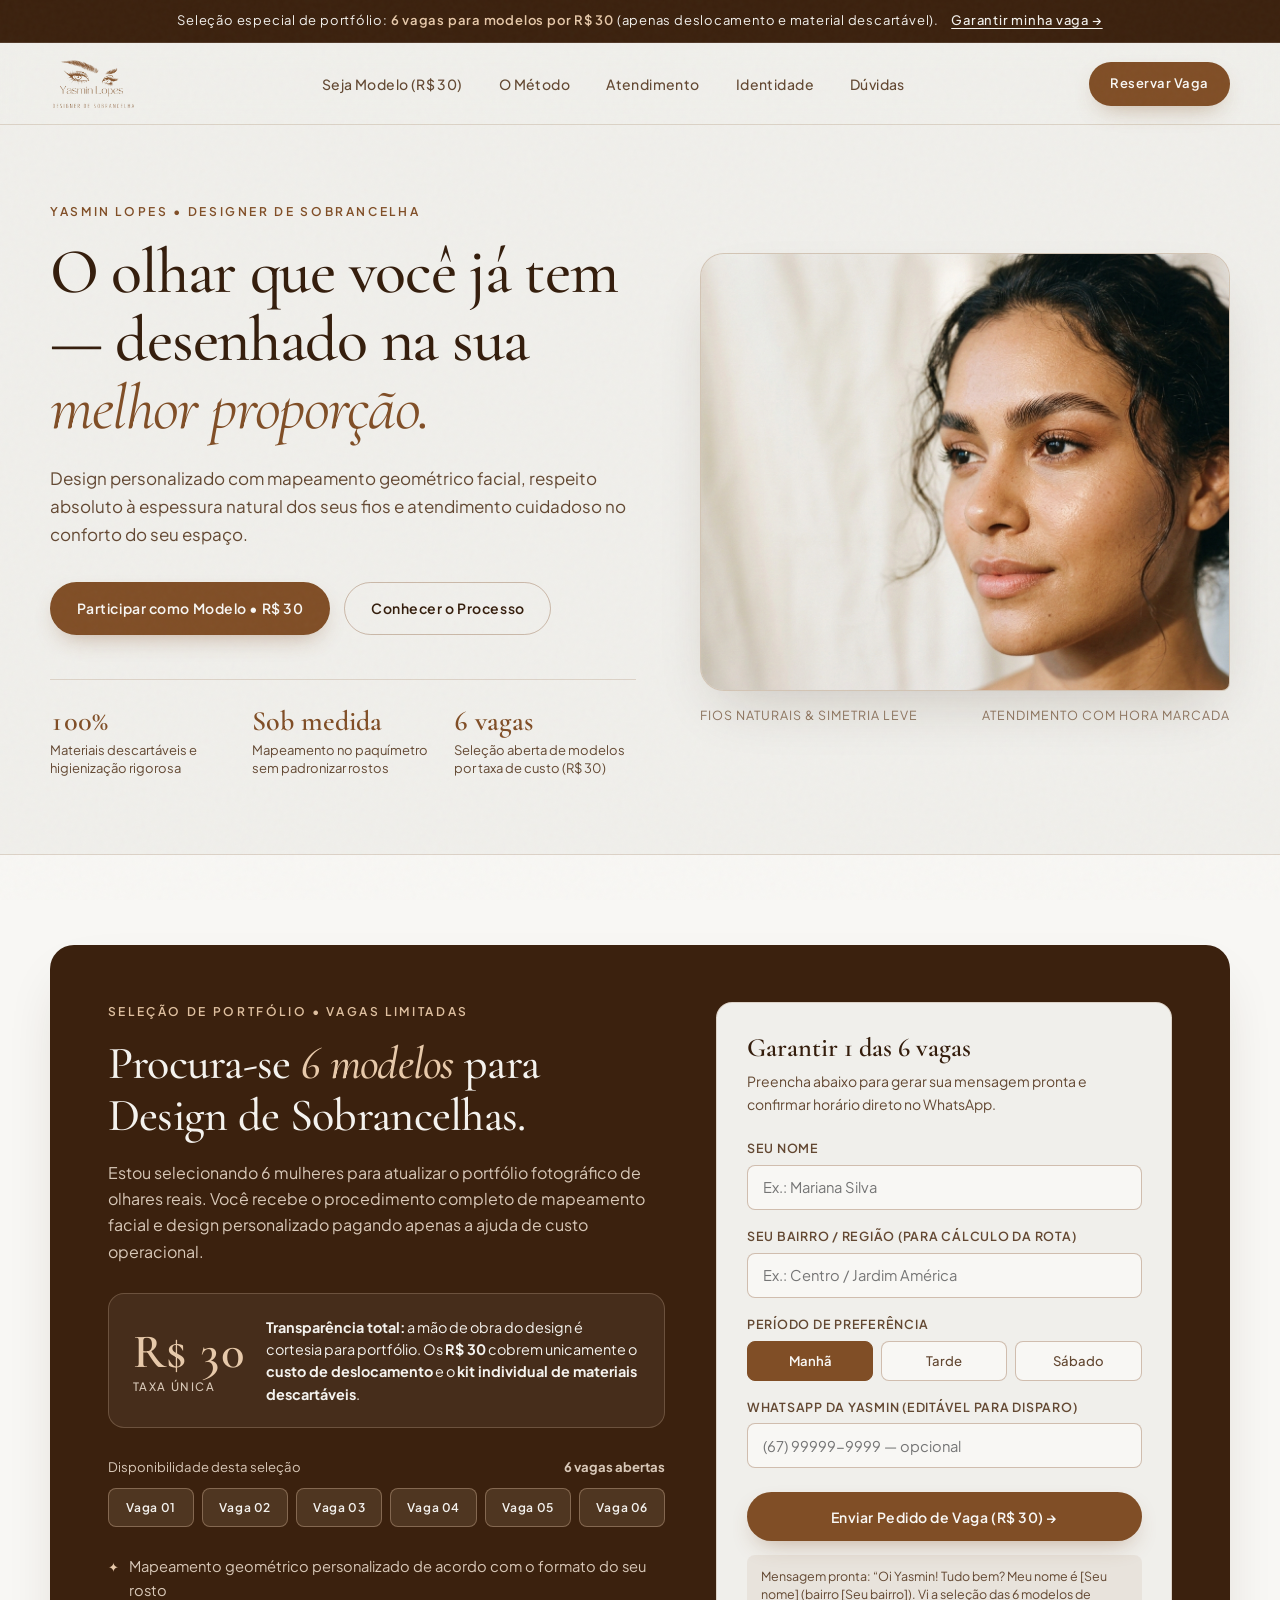
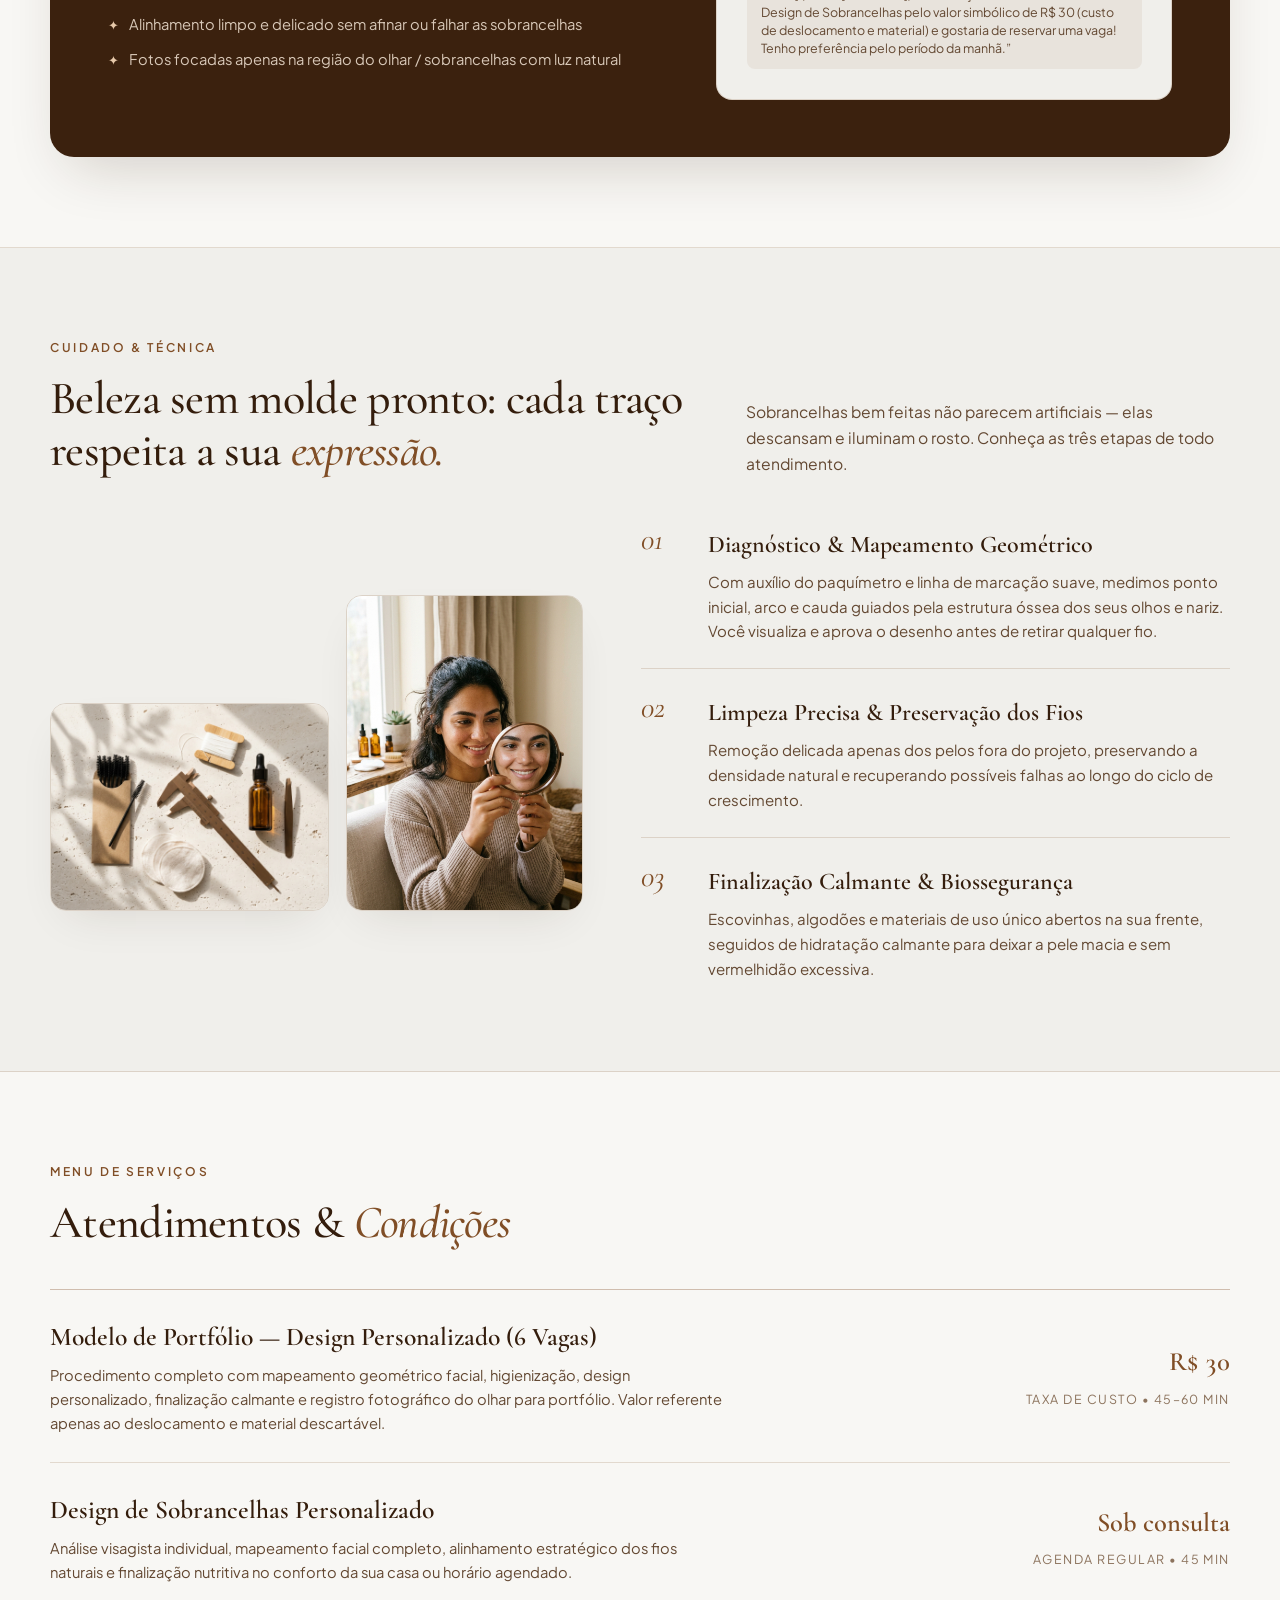
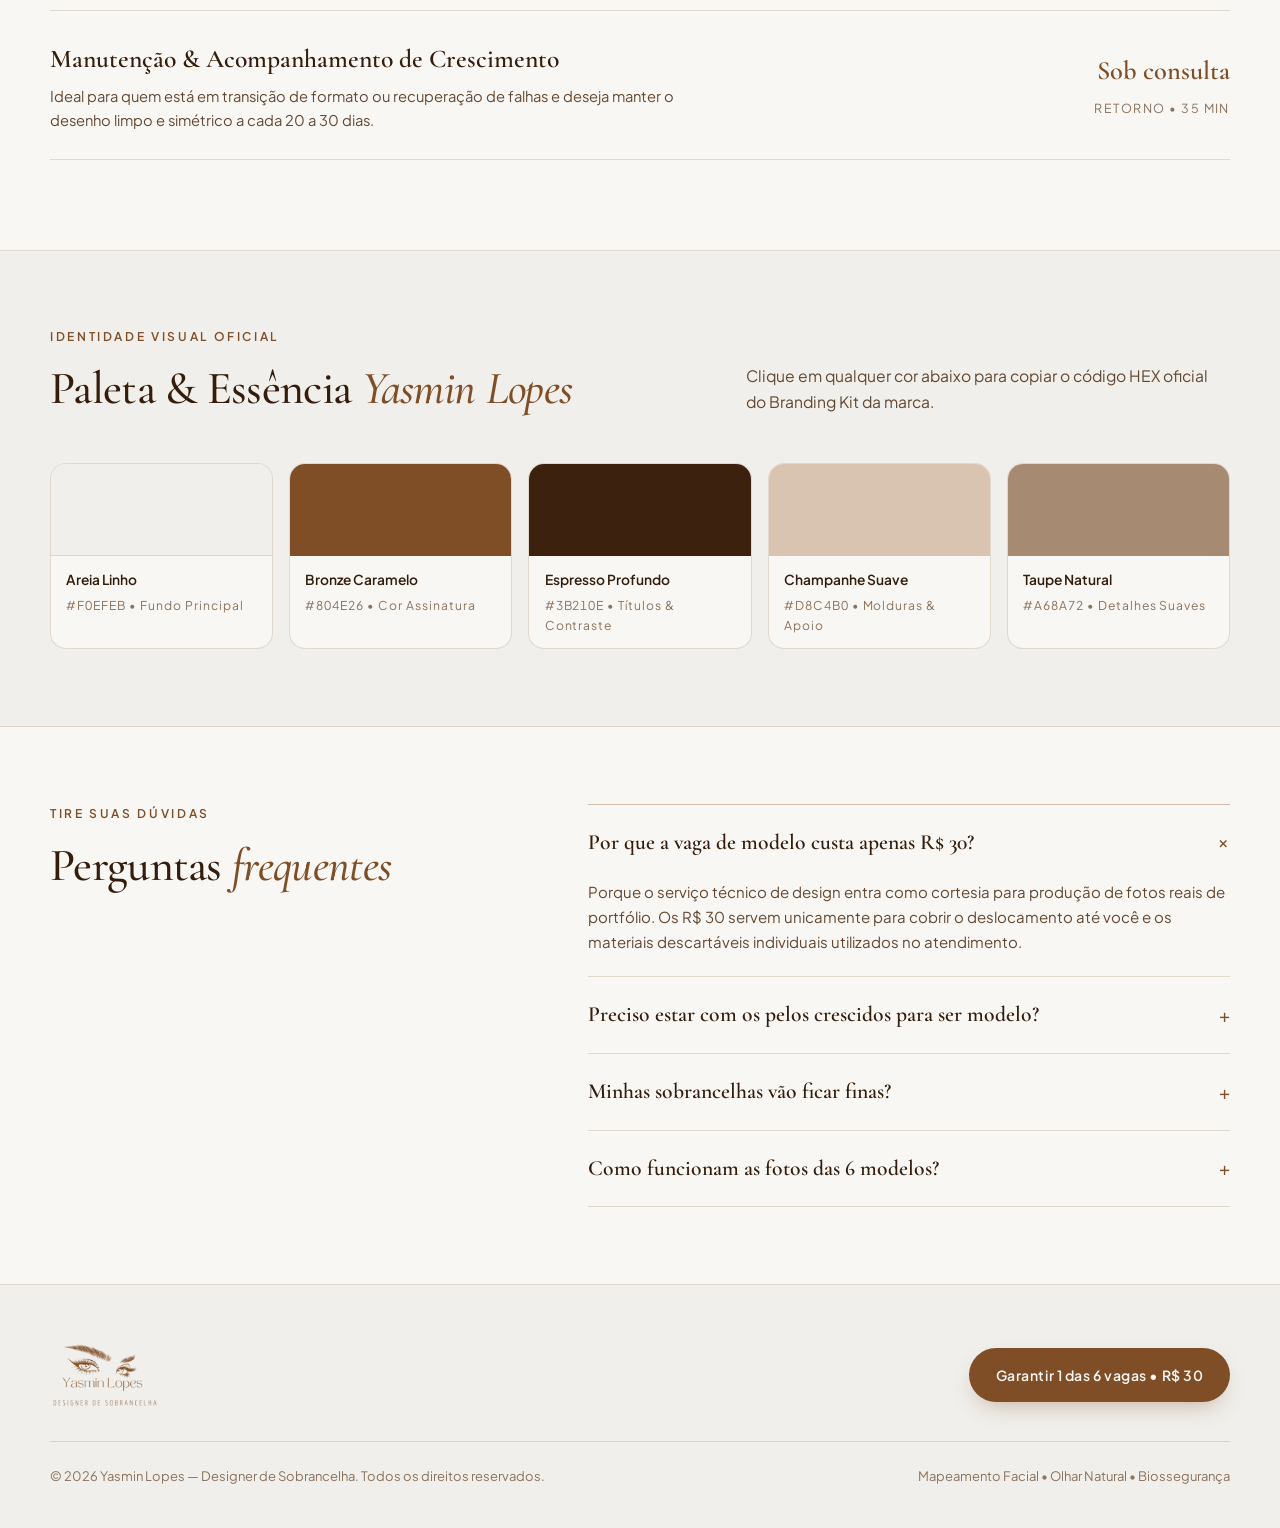
<file: index.html>
<!DOCTYPE html>
<html lang="pt-BR">
<head>
  <meta charset="UTF-8" />
  <meta name="viewport" content="width=device-width, initial-scale=1.0" />
  <title>Yasmin Lopes — Designer de Sobrancelha | Mapeamento Facial & Olhar Natural</title>
  <meta name="description" content="Yasmin Lopes — Designer de Sobrancelha. Mapeamento geométrico facial, respeito aos fios naturais e biossegurança rigorosa. Seleção aberta para 6 modelos por R$ 30 (apenas custo de deslocamento e material)." />
  <link rel="preconnect" href="https://fonts.googleapis.com" />
  <link rel="preconnect" href="https://fonts.gstatic.com" crossorigin />
  <link href="https://fonts.googleapis.com/css2?family=Cormorant+Garamond:ital,wght@0,400;0,500;0,600;1,400;1,600&family=Plus+Jakarta+Sans:wght@400;500;600;700&display=swap" rel="stylesheet" />
  <link rel="stylesheet" href="styles.css" />
</head>
<body>
  <!-- Barra superior de seleção de modelos -->
  <div class="announcement-bar" role="region" aria-label="Aviso de campanha">
    Seleção especial de portfólio: <strong>6 vagas para modelos por R$ 30</strong> (apenas deslocamento e material descartável).
    <a href="#modelos" id="top-bar-cta">Garantir minha vaga →</a>
  </div>

  <!-- Cabeçalho fixo -->
  <header class="site-header" id="topo">
    <div class="container header-inner">
      <a href="#topo" class="brand-logo" id="nav-logo" aria-label="Yasmin Lopes — Designer de Sobrancelha">
        <img src="assets/logo-bronze-transparent.png" alt="Logo Yasmin Lopes — Designer de Sobrancelha" />
      </a>

      <nav aria-label="Navegação principal">
        <ul class="nav-links">
          <li><a href="#modelos" id="nav-modelos">Seja Modelo (R$ 30)</a></li>
          <li><a href="#metodo" id="nav-metodo">O Método</a></li>
          <li><a href="#servicos" id="nav-servicos">Atendimento</a></li>
          <li><a href="#identidade" id="nav-identidade">Identidade</a></li>
          <li><a href="#duvidas" id="nav-duvidas">Dúvidas</a></li>
        </ul>
      </nav>

      <a href="#modelos" class="btn btn-primary btn-sm" id="header-book-btn">Reservar Vaga</a>
    </div>
  </header>

  <main>
    <!-- Hero Editorial -->
    <section class="hero-section">
      <div class="container hero-grid">
        <div class="hero-copy">
          <span class="eyebrow-label">Yasmin Lopes • Designer de Sobrancelha</span>
          <h1 class="display-title">
            O olhar que você já tem — desenhado na sua <em>melhor proporção.</em>
          </h1>
          <p class="hero-lead">
            Design personalizado com mapeamento geométrico facial, respeito absoluto à espessura natural dos seus fios e atendimento cuidadoso no conforto do seu espaço.
          </p>

          <div class="hero-actions">
            <a href="#modelos" class="btn btn-primary" id="hero-cta-models">
              Participar como Modelo • R$ 30
            </a>
            <a href="#metodo" class="btn btn-outline" id="hero-cta-method">
              Conhecer o Processo
            </a>
          </div>

          <div class="hero-highlights">
            <div>
              <span class="highlight-num">100%</span>
              <span class="highlight-caption">Materiais descartáveis e higienização rigorosa</span>
            </div>
            <div>
              <span class="highlight-num">Sob medida</span>
              <span class="highlight-caption">Mapeamento no paquímetro sem padronizar rostos</span>
            </div>
            <div>
              <span class="highlight-num">6 vagas</span>
              <span class="highlight-caption">Seleção aberta de modelos por taxa de custo (R$ 30)</span>
            </div>
          </div>
        </div>

        <div class="hero-visual">
          <div class="hero-frame">
            <img src="assets/hero-editorial.jpg" alt="Close editorial de sobrancelhas naturais alinhadas e luminosas" />
          </div>
          <div class="hero-editorial-note">
            <span>Fios naturais &amp; simetria leve</span>
            <span>Atendimento com hora marcada</span>
          </div>
        </div>
      </div>
    </section>

    <!-- Campanha Especial: 6 Modelos por R$ 30 -->
    <section class="models-section" id="modelos">
      <div class="container">
        <div class="models-wrapper">
          <div class="models-copy">
            <span class="eyebrow-label">Seleção de Portfólio • Vagas Limitadas</span>
            <h2 class="section-title">
              Procura-se <em>6 modelos</em> para Design de Sobrancelhas.
            </h2>
            <p class="models-desc">
              Estou selecionando 6 mulheres para atualizar o portfólio fotográfico de olhares reais. Você recebe o procedimento completo de mapeamento facial e design personalizado pagando apenas a ajuda de custo operacional.
            </p>

            <div class="fee-transparency-box">
              <div class="fee-price">
                R$ 30
                <small>Taxa única</small>
              </div>
              <p class="fee-explain">
                <strong>Transparência total:</strong> a mão de obra do design é cortesia para portfólio. Os <strong>R$ 30</strong> cobrem unicamente o <strong>custo de deslocamento</strong> e o <strong>kit individual de materiais descartáveis</strong>.
              </p>
            </div>

            <div class="slots-meter" aria-label="Quadro de 6 vagas disponíveis">
              <div class="slots-header">
                <span>Disponibilidade desta seleção</span>
                <strong id="slots-counter-label">6 vagas abertas</strong>
              </div>
              <div class="slots-dots">
                <span class="slot-pill">Vaga 01</span>
                <span class="slot-pill">Vaga 02</span>
                <span class="slot-pill">Vaga 03</span>
                <span class="slot-pill">Vaga 04</span>
                <span class="slot-pill">Vaga 05</span>
                <span class="slot-pill">Vaga 06</span>
              </div>
            </div>

            <ul class="models-checklist">
              <li>Mapeamento geométrico personalizado de acordo com o formato do seu rosto</li>
              <li>Alinhamento limpo e delicado sem afinar ou falhar as sobrancelhas</li>
              <li>Fotos focadas apenas na região do olhar / sobrancelhas com luz natural</li>
            </ul>
          </div>

          <!-- Formulário Interativo de Reserva via WhatsApp -->
          <div class="booking-card">
            <h3>Garantir 1 das 6 vagas</h3>
            <p>Preencha abaixo para gerar sua mensagem pronta e confirmar horário direto no WhatsApp.</p>

            <form id="model-booking-form">
              <div class="form-group">
                <label for="client-name">Seu nome</label>
                <input type="text" id="client-name" class="form-control" placeholder="Ex.: Mariana Silva" required />
              </div>

              <div class="form-group">
                <label for="client-neighborhood">Seu bairro / região (para cálculo da rota)</label>
                <input type="text" id="client-neighborhood" class="form-control" placeholder="Ex.: Centro / Jardim América" required />
              </div>

              <div class="form-group">
                <label>Período de preferência</label>
                <div class="period-selector" role="radiogroup" aria-label="Período de preferência">
                  <button type="button" class="period-btn active" data-period="Manhã" id="period-morning">Manhã</button>
                  <button type="button" class="period-btn" data-period="Tarde" id="period-afternoon">Tarde</button>
                  <button type="button" class="period-btn" data-period="Sábado" id="period-saturday">Sábado</button>
                </div>
              </div>

              <div class="form-group">
                <label for="whatsapp-phone">WhatsApp da Yasmin (editável para disparo)</label>
                <input type="tel" id="whatsapp-phone" class="form-control" placeholder="(67) 99999-9999 — opcional" />
              </div>

              <button type="submit" class="btn btn-primary booking-submit" id="submit-whatsapp-btn">
                Enviar Pedido de Vaga (R$ 30) →
              </button>

              <div class="booking-preview" id="message-preview" aria-live="polite">
                Prévia: “Oi Yasmin! Vi a seleção das 6 modelos de Design de Sobrancelhas (taxa de custo R$ 30) e quero reservar uma vaga...”
              </div>
            </form>
          </div>
        </div>
      </div>
    </section>

    <!-- O Método -->
    <section class="method-section" id="metodo">
      <div class="container">
        <div class="section-header-split">
          <div>
            <span class="eyebrow-label">Cuidado &amp; Técnica</span>
            <h2 class="section-title">Beleza sem molde pronto: cada traço respeita a sua <em>expressão.</em></h2>
          </div>
          <p>
            Sobrancelhas bem feitas não parecem artificiais — elas descansam e iluminam o rosto. Conheça as três etapas de todo atendimento.
          </p>
        </div>

        <div class="method-grid">
          <div class="method-photos">
            <div class="photo-card">
              <img src="assets/mapping-tools.jpg" alt="Paquímetro bronze, linha de mapeamento, algodão orgânico e escovinhas descartáveis sobre pedra clara" />
            </div>
            <div class="photo-card">
              <img src="assets/model-mirror.jpg" alt="Cliente sorrindo ao conferir o design natural das sobrancelhas no espelho bronze" />
            </div>
          </div>

          <div class="method-steps">
            <article class="step-row">
              <span class="step-number">01</span>
              <div>
                <h3>Diagnóstico &amp; Mapeamento Geométrico</h3>
                <p>
                  Com auxílio do paquímetro e linha de marcação suave, medimos ponto inicial, arco e cauda guiados pela estrutura óssea dos seus olhos e nariz. Você visualiza e aprova o desenho antes de retirar qualquer fio.
                </p>
              </div>
            </article>

            <article class="step-row">
              <span class="step-number">02</span>
              <div>
                <h3>Limpeza Precisa &amp; Preservação dos Fios</h3>
                <p>
                  Remoção delicada apenas dos pelos fora do projeto, preservando a densidade natural e recuperando possíveis falhas ao longo do ciclo de crescimento.
                </p>
              </div>
            </article>

            <article class="step-row">
              <span class="step-number">03</span>
              <div>
                <h3>Finalização Calmante &amp; Biossegurança</h3>
                <p>
                  Escovinhas, algodões e materiais de uso único abertos na sua frente, seguidos de hidratação calmante para deixar a pele macia e sem vermelhidão excessiva.
                </p>
              </div>
            </article>
          </div>
        </div>
      </div>
    </section>

    <!-- Menu Editorial de Atendimento -->
    <section class="services-section" id="servicos">
      <div class="container">
        <span class="eyebrow-label">Menu de Serviços</span>
        <h2 class="section-title">Atendimentos &amp; <em>Condições</em></h2>

        <div class="menu-list">
          <article class="menu-item">
            <div>
              <h3>Modelo de Portfólio — Design Personalizado (6 Vagas)</h3>
              <p>
                Procedimento completo com mapeamento geométrico facial, higienização, design personalizado, finalização calmante e registro fotográfico do olhar para portfólio. Valor referente apenas ao deslocamento e material descartável.
              </p>
            </div>
            <div class="menu-tag">
              <span class="price">R$ 30</span>
              <span class="duration">Taxa de custo • 45–60 min</span>
            </div>
          </article>

          <article class="menu-item">
            <div>
              <h3>Design de Sobrancelhas Personalizado</h3>
              <p>
                Análise visagista individual, mapeamento facial completo, alinhamento estratégico dos fios naturais e finalização nutritiva no conforto da sua casa ou horário agendado.
              </p>
            </div>
            <div class="menu-tag">
              <span class="price">Sob consulta</span>
              <span class="duration">Agenda regular • 45 min</span>
            </div>
          </article>

          <article class="menu-item">
            <div>
              <h3>Manutenção &amp; Acompanhamento de Crescimento</h3>
              <p>
                Ideal para quem está em transição de formato ou recuperação de falhas e deseja manter o desenho limpo e simétrico a cada 20 a 30 dias.
              </p>
            </div>
            <div class="menu-tag">
              <span class="price">Sob consulta</span>
              <span class="duration">Retorno • 35 min</span>
            </div>
          </article>
        </div>
      </div>
    </section>

    <!-- Branding Kit Interativo na própria página -->
    <section class="brandkit-section" id="identidade">
      <div class="container">
        <div class="section-header-split">
          <div>
            <span class="eyebrow-label">Identidade Visual Oficial</span>
            <h2 class="section-title">Paleta &amp; Essência <em>Yasmin Lopes</em></h2>
          </div>
          <p>
            Clique em qualquer cor abaixo para copiar o código HEX oficial do Branding Kit da marca.
          </p>
        </div>

        <div class="swatches-row">
          <div class="swatch-card" data-hex="#F0EFEB" id="swatch-linen">
            <div class="swatch-color" style="background-color: #F0EFEB; border-bottom: 1px solid rgba(128,78,38,0.14);"></div>
            <div class="swatch-meta">
              <span class="swatch-name">Areia Linho</span>
              <span class="swatch-hex">#F0EFEB • Fundo Principal</span>
            </div>
          </div>

          <div class="swatch-card" data-hex="#804E26" id="swatch-bronze">
            <div class="swatch-color" style="background-color: #804E26;"></div>
            <div class="swatch-meta">
              <span class="swatch-name">Bronze Caramelo</span>
              <span class="swatch-hex">#804E26 • Cor Assinatura</span>
            </div>
          </div>

          <div class="swatch-card" data-hex="#3B210E" id="swatch-espresso">
            <div class="swatch-color" style="background-color: #3B210E;"></div>
            <div class="swatch-meta">
              <span class="swatch-name">Espresso Profundo</span>
              <span class="swatch-hex">#3B210E • Títulos &amp; Contraste</span>
            </div>
          </div>

          <div class="swatch-card" data-hex="#D8C4B0" id="swatch-champagne">
            <div class="swatch-color" style="background-color: #D8C4B0;"></div>
            <div class="swatch-meta">
              <span class="swatch-name">Champanhe Suave</span>
              <span class="swatch-hex">#D8C4B0 • Molduras &amp; Apoio</span>
            </div>
          </div>

          <div class="swatch-card" data-hex="#A68A72" id="swatch-taupe">
            <div class="swatch-color" style="background-color: #A68A72;"></div>
            <div class="swatch-meta">
              <span class="swatch-name">Taupe Natural</span>
              <span class="swatch-hex">#A68A72 • Detalhes Suaves</span>
            </div>
          </div>
        </div>
      </div>
    </section>

    <!-- Dúvidas Frequentes -->
    <section class="faq-section" id="duvidas">
      <div class="container faq-grid">
        <div>
          <span class="eyebrow-label">Tire suas dúvidas</span>
          <h2 class="section-title">Perguntas <em>frequentes</em></h2>
        </div>

        <div class="faq-list">
          <details class="faq-item" open id="faq-1">
            <summary>
              Por que a vaga de modelo custa apenas R$ 30?
              <span class="faq-icon">+</span>
            </summary>
            <p class="faq-answer">
              Porque o serviço técnico de design entra como cortesia para produção de fotos reais de portfólio. Os R$ 30 servem unicamente para cobrir o deslocamento até você e os materiais descartáveis individuais utilizados no atendimento.
            </p>
          </details>

          <details class="faq-item" id="faq-2">
            <summary>
              Preciso estar com os pelos crescidos para ser modelo?
              <span class="faq-icon">+</span>
            </summary>
            <p class="faq-answer">
              O ideal é estar pelo menos 15 a 20 dias sem limpar as sobrancelhas para que o mapeamento geométrico consiga evidenciar bem o antes e depois, mantendo os fios cheios e alinhados.
            </p>
          </details>

          <details class="faq-item" id="faq-3">
            <summary>
              Minhas sobrancelhas vão ficar finas?
              <span class="faq-icon">+</span>
            </summary>
            <p class="faq-answer">
              De jeito nenhum. A proposta é justamente valorizar a espessura natural e a harmonia do seu rosto. Todo o desenho é marcado antes e mostrado no espelho para sua aprovação antes de iniciar.
            </p>
          </details>

          <details class="faq-item" id="faq-4">
            <summary>
              Como funcionam as fotos das 6 modelos?
              <span class="faq-icon">+</span>
            </summary>
            <p class="faq-answer">
              Registramos fotos e vídeos curtos em luz natural do antes e depois do olhar (com foco na região das sobrancelhas), sempre com total respeito e delicadeza.
            </p>
          </details>
        </div>
      </div>
    </section>
  </main>

  <footer class="site-footer">
    <div class="container">
      <div class="footer-inner">
        <div class="footer-logo">
          <img src="assets/logo-bronze-transparent.png" alt="Yasmin Lopes — Designer de Sobrancelha" />
        </div>
        <div>
          <a href="#modelos" class="btn btn-primary" id="footer-cta-btn">Garantir 1 das 6 vagas • R$ 30</a>
        </div>
      </div>
      <div class="footer-meta">
        <span>© 2026 Yasmin Lopes — Designer de Sobrancelha. Todos os direitos reservados.</span>
        <span>Mapeamento Facial • Olhar Natural • Biossegurança</span>
      </div>
    </div>
  </footer>

  <script src="app.js"></script>
</body>
</html>
</file>
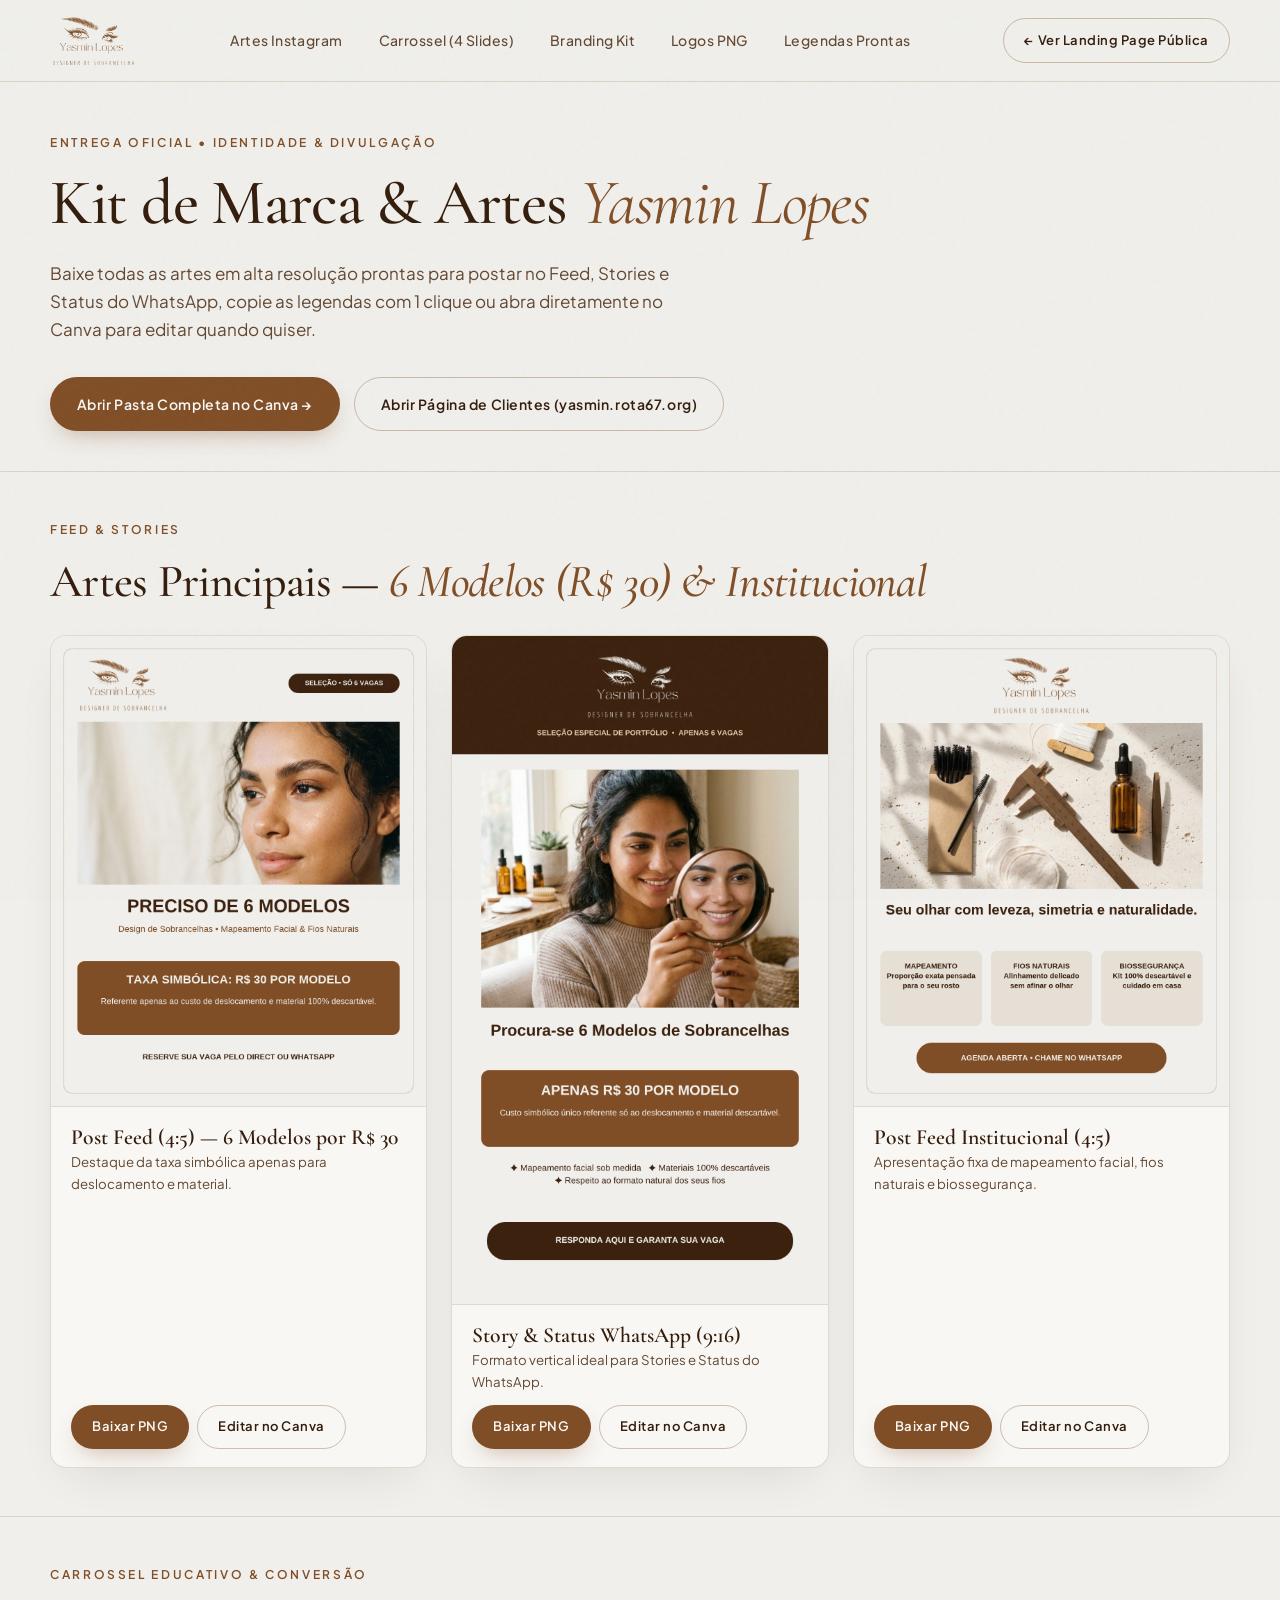
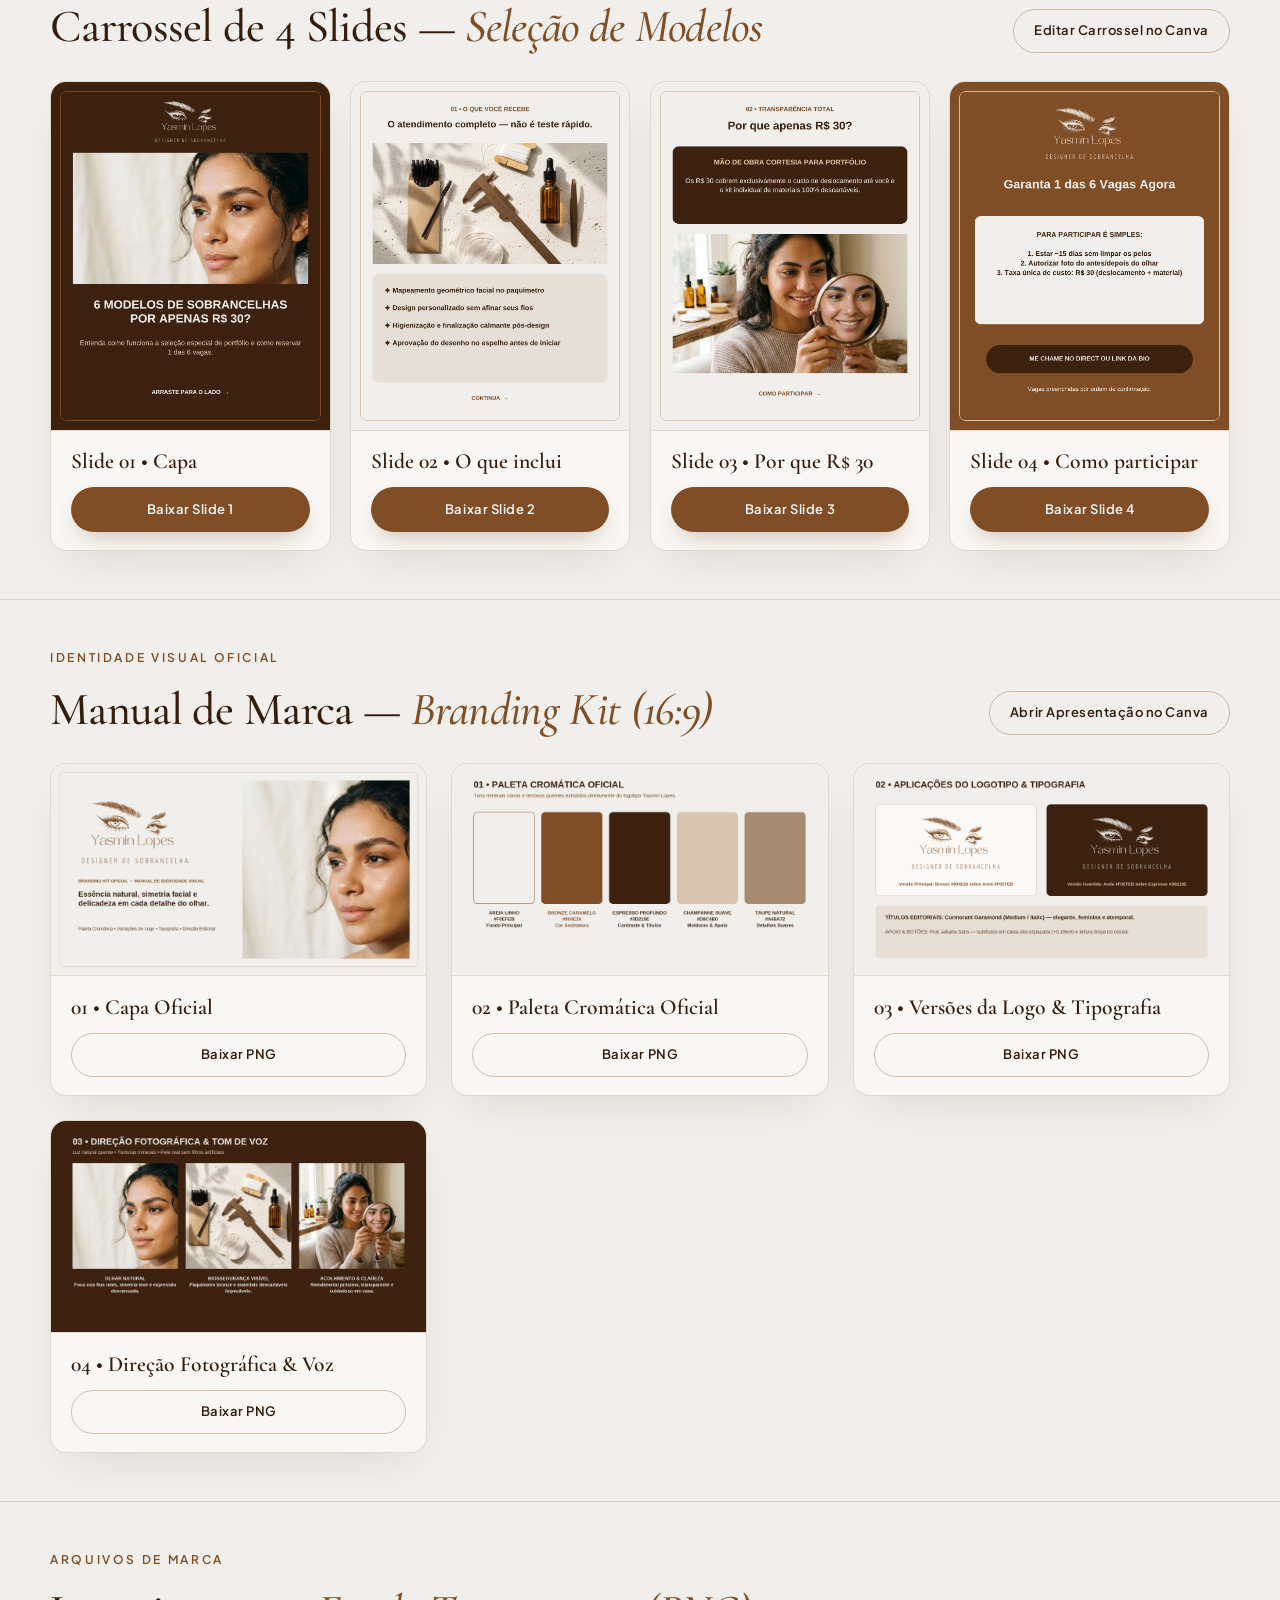
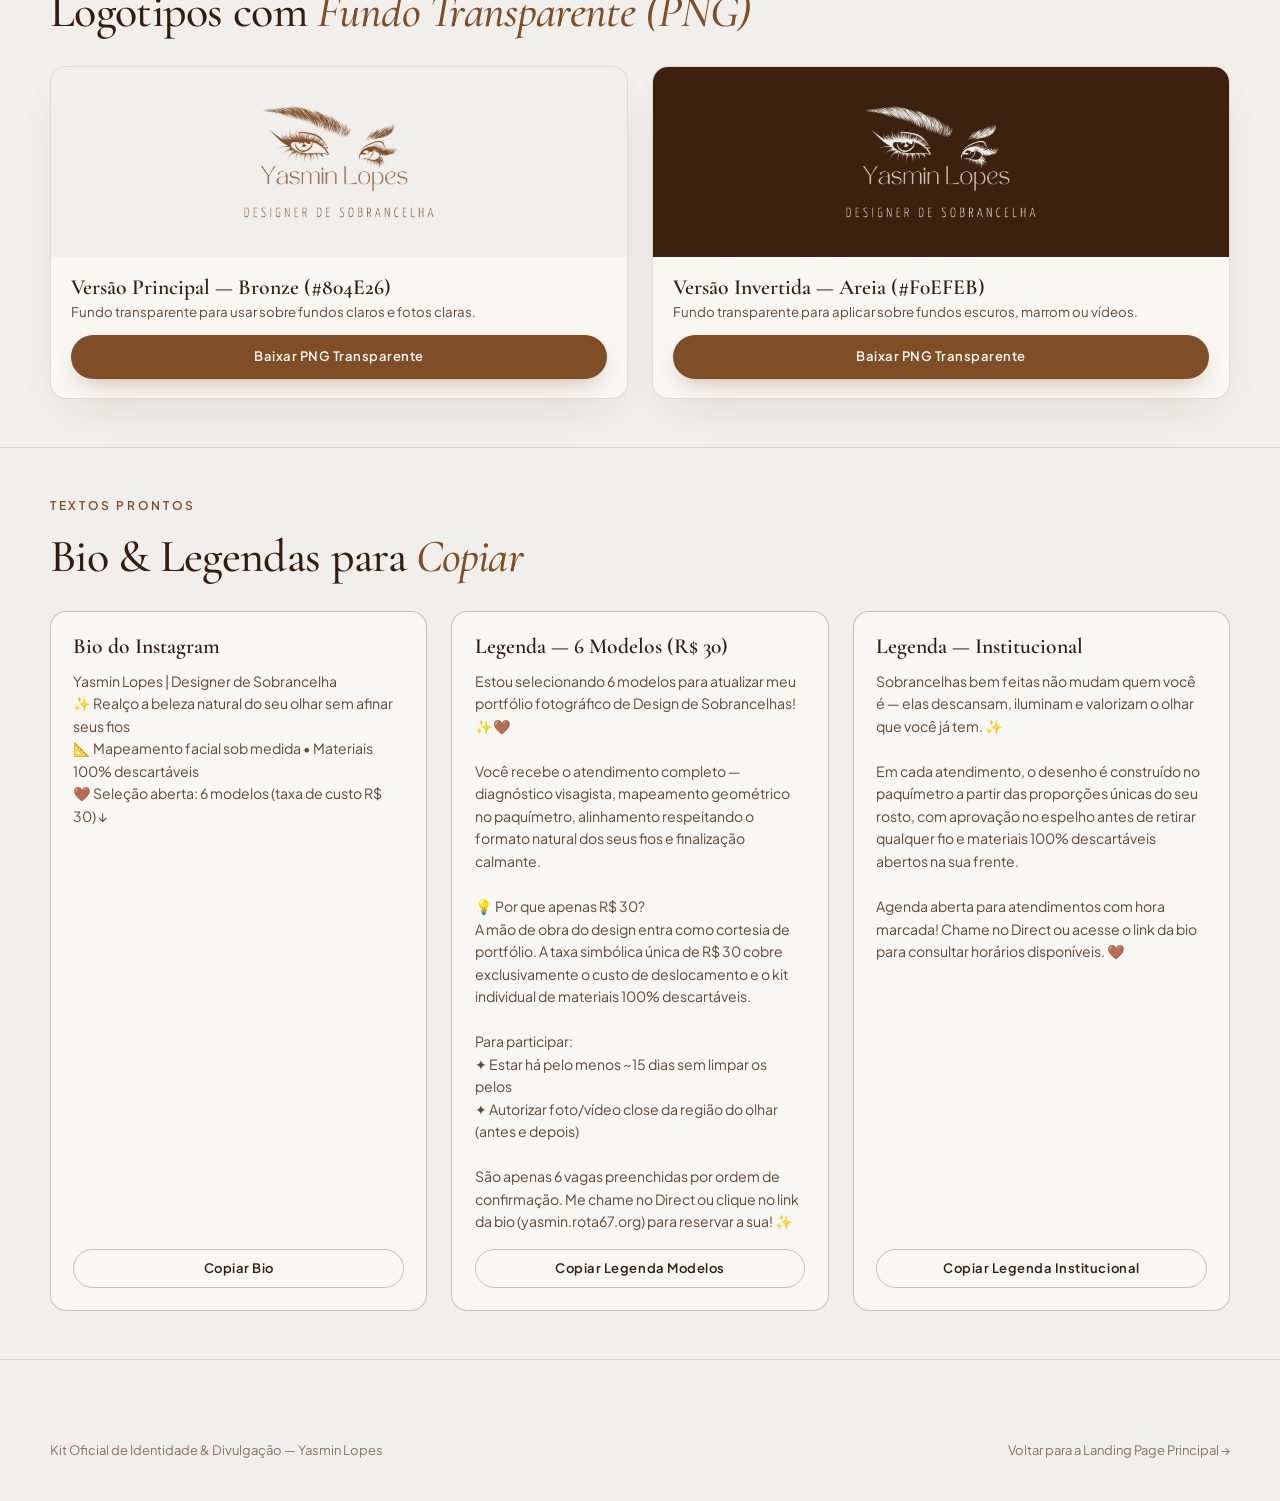
<file: kit/index.html>
<!DOCTYPE html>
<html lang="pt-BR">
<head>
  <meta charset="UTF-8" />
  <meta name="viewport" content="width=device-width, initial-scale=1.0" />
  <title>Kit de Marca &amp; Artes Instagram — Yasmin Lopes</title>
  <meta name="robots" content="noindex" />
  <link rel="preconnect" href="https://fonts.googleapis.com" />
  <link rel="preconnect" href="https://fonts.gstatic.com" crossorigin />
  <link href="https://fonts.googleapis.com/css2?family=Cormorant+Garamond:ital,wght@0,500;0,600;1,400&family=Plus+Jakarta+Sans:wght@400;500;600;700&display=swap" rel="stylesheet" />
  <link rel="stylesheet" href="../styles.css" />
  <style>
    .kit-hero { padding-block: 3.2rem 2.5rem; border-bottom: 1px solid var(--border-hairline); }
    .kit-section { padding-block: 3rem; border-bottom: 1px solid var(--border-hairline); }
    .cards-grid-3 { display: grid; grid-template-columns: repeat(auto-fit, minmax(290px, 1fr)); gap: 1.5rem; margin-top: 1.75rem; }
    .cards-grid-4 { display: grid; grid-template-columns: repeat(auto-fit, minmax(235px, 1fr)); gap: 1.2rem; margin-top: 1.75rem; }
    .cards-grid-2 { display: grid; grid-template-columns: repeat(auto-fit, minmax(340px, 1fr)); gap: 1.5rem; margin-top: 1.75rem; }
    .art-card { background: var(--bg-ivory); border: 1px solid var(--border-hairline); border-radius: var(--radius-md); overflow: hidden; display: flex; flex-direction: column; box-shadow: var(--shadow-soft); }
    .art-card img { width: 100%; height: auto; border-bottom: 1px solid var(--border-hairline); }
    .art-body { padding: 1.15rem 1.25rem; display: flex; flex-direction: column; gap: 0.75rem; flex: 1; justify-content: space-between; }
    .art-title { font-family: var(--font-serif); font-size: 1.35rem; font-weight: 600; line-height: 1.2; }
    .art-sub { font-size: 0.83rem; color: var(--text-secondary); }
    .art-actions { display: flex; flex-wrap: wrap; gap: 0.5rem; }
    .copy-box { background: var(--bg-ivory); border: 1px solid var(--border-strong); border-radius: var(--radius-md); padding: 1.4rem; display: flex; flex-direction: column; justify-content: space-between; gap: 1rem; }
    .copy-box pre { white-space: pre-wrap; font-family: var(--font-sans); font-size: 0.88rem; line-height: 1.6; color: var(--text-secondary); }
    .logo-preview-dark { background: var(--bg-espresso); padding: 2rem; display: flex; align-items: center; justify-content: center; min-height: 190px; }
    .logo-preview-light { background: var(--bg-linen); padding: 2rem; display: flex; align-items: center; justify-content: center; min-height: 190px; }
    .logo-preview-dark img, .logo-preview-light img { max-height: 125px; width: auto; border: none; }
  </style>
</head>
<body>
  <header class="site-header">
    <div class="container header-inner">
      <a href="../" class="brand-logo">
        <img src="../assets/logo-bronze-transparent.png" alt="Yasmin Lopes" />
      </a>
      <nav aria-label="Atalhos do Kit">
        <ul class="nav-links">
          <li><a href="#instagram">Artes Instagram</a></li>
          <li><a href="#carrossel">Carrossel (4 Slides)</a></li>
          <li><a href="#branding">Branding Kit</a></li>
          <li><a href="#logos">Logos PNG</a></li>
          <li><a href="#legendas">Legendas Prontas</a></li>
        </ul>
      </nav>
      <a href="../" class="btn btn-outline btn-sm">← Ver Landing Page Pública</a>
    </div>
  </header>

  <main>
    <section class="kit-hero">
      <div class="container">
        <span class="eyebrow-label">Entrega Oficial • Identidade &amp; Divulgação</span>
        <h1 class="display-title">Kit de Marca &amp; Artes <em>Yasmin Lopes</em></h1>
        <p class="hero-lead">
          Baixe todas as artes em alta resolução prontas para postar no Feed, Stories e Status do WhatsApp, copie as legendas com 1 clique ou abra diretamente no Canva para editar quando quiser.
        </p>
        <div class="hero-actions">
          <a href="https://www.canva.com/folder/FAHbOuEmR64" target="_blank" rel="noopener" class="btn btn-primary">
            Abrir Pasta Completa no Canva →
          </a>
          <a href="../" class="btn btn-outline">
            Abrir Página de Clientes (yasmin.rota67.org)
          </a>
        </div>
      </div>
    </section>

    <!-- 1. Posts e Story -->
    <section class="kit-section" id="instagram">
      <div class="container">
        <span class="eyebrow-label">Feed &amp; Stories</span>
        <h2 class="section-title">Artes Principais — <em>6 Modelos (R$ 30) &amp; Institucional</em></h2>

        <div class="cards-grid-3">
          <article class="art-card">
            <img src="artes/canva_post_modelos_feed_p1.png" alt="Post Feed 6 Modelos por R$ 30" />
            <div class="art-body">
              <div>
                <h3 class="art-title">Post Feed (4:5) — 6 Modelos por R$ 30</h3>
                <p class="art-sub">Destaque da taxa simbólica apenas para deslocamento e material.</p>
              </div>
              <div class="art-actions">
                <a href="artes/canva_post_modelos_feed_p1.png" download="Yasmin_Post_6_Modelos_R30.png" class="btn btn-primary btn-sm">Baixar PNG</a>
                <a href="https://www.canva.com/d/KIUP18V11aYM4CZ" target="_blank" rel="noopener" class="btn btn-outline btn-sm">Editar no Canva</a>
              </div>
            </div>
          </article>

          <article class="art-card">
            <img src="artes/canva_story_modelos_whatsapp_p1.png" alt="Story e Status WhatsApp 6 Modelos R$ 30" />
            <div class="art-body">
              <div>
                <h3 class="art-title">Story &amp; Status WhatsApp (9:16)</h3>
                <p class="art-sub">Formato vertical ideal para Stories e Status do WhatsApp.</p>
              </div>
              <div class="art-actions">
                <a href="artes/canva_story_modelos_whatsapp_p1.png" download="Yasmin_Story_6_Modelos_R30.png" class="btn btn-primary btn-sm">Baixar PNG</a>
                <a href="https://www.canva.com/d/gqwB9P6fhJ-xH20" target="_blank" rel="noopener" class="btn btn-outline btn-sm">Editar no Canva</a>
              </div>
            </div>
          </article>

          <article class="art-card">
            <img src="artes/canva_post_divulgacao_trabalho_p1.png" alt="Post Institucional Yasmin Lopes" />
            <div class="art-body">
              <div>
                <h3 class="art-title">Post Feed Institucional (4:5)</h3>
                <p class="art-sub">Apresentação fixa de mapeamento facial, fios naturais e biossegurança.</p>
              </div>
              <div class="art-actions">
                <a href="artes/canva_post_divulgacao_trabalho_p1.png" download="Yasmin_Post_Institucional.png" class="btn btn-primary btn-sm">Baixar PNG</a>
                <a href="https://www.canva.com/d/b2lMIAFIEPAcosl" target="_blank" rel="noopener" class="btn btn-outline btn-sm">Editar no Canva</a>
              </div>
            </div>
          </article>
        </div>
      </div>
    </section>

    <!-- 2. Carrossel -->
    <section class="kit-section" id="carrossel">
      <div class="container">
        <div class="section-header-split" style="margin-bottom: 0.5rem;">
          <div>
            <span class="eyebrow-label">Carrossel Educativo &amp; Conversão</span>
            <h2 class="section-title">Carrossel de 4 Slides — <em>Seleção de Modelos</em></h2>
          </div>
          <a href="https://www.canva.com/d/OprrQDji6sLMxgC" target="_blank" rel="noopener" class="btn btn-outline btn-sm">Editar Carrossel no Canva</a>
        </div>

        <div class="cards-grid-4">
          <article class="art-card">
            <img src="artes/canva_carrossel_instagram_p1.png" alt="Slide 1 Carrossel" />
            <div class="art-body">
              <span class="art-title">Slide 01 • Capa</span>
              <a href="artes/canva_carrossel_instagram_p1.png" download="Carrossel_01_Capa.png" class="btn btn-primary btn-sm">Baixar Slide 1</a>
            </div>
          </article>
          <article class="art-card">
            <img src="artes/canva_carrossel_instagram_p2.png" alt="Slide 2 Carrossel" />
            <div class="art-body">
              <span class="art-title">Slide 02 • O que inclui</span>
              <a href="artes/canva_carrossel_instagram_p2.png" download="Carrossel_02_O_Que_Inclui.png" class="btn btn-primary btn-sm">Baixar Slide 2</a>
            </div>
          </article>
          <article class="art-card">
            <img src="artes/canva_carrossel_instagram_p3.png" alt="Slide 3 Carrossel" />
            <div class="art-body">
              <span class="art-title">Slide 03 • Por que R$ 30</span>
              <a href="artes/canva_carrossel_instagram_p3.png" download="Carrossel_03_Por_Que_R30.png" class="btn btn-primary btn-sm">Baixar Slide 3</a>
            </div>
          </article>
          <article class="art-card">
            <img src="artes/canva_carrossel_instagram_p4.png" alt="Slide 4 Carrossel" />
            <div class="art-body">
              <span class="art-title">Slide 04 • Como participar</span>
              <a href="artes/canva_carrossel_instagram_p4.png" download="Carrossel_04_Como_Participar.png" class="btn btn-primary btn-sm">Baixar Slide 4</a>
            </div>
          </article>
        </div>
      </div>
    </section>

    <!-- 3. Branding Kit -->
    <section class="kit-section" id="branding">
      <div class="container">
        <div class="section-header-split" style="margin-bottom: 0.5rem;">
          <div>
            <span class="eyebrow-label">Identidade Visual Oficial</span>
            <h2 class="section-title">Manual de Marca — <em>Branding Kit (16:9)</em></h2>
          </div>
          <a href="https://www.canva.com/d/IStae6lBH8-sAWA" target="_blank" rel="noopener" class="btn btn-outline btn-sm">Abrir Apresentação no Canva</a>
        </div>

        <div class="cards-grid-2">
          <article class="art-card">
            <img src="artes/canva_branding_kit_p1.png" alt="Branding Kit Capa" />
            <div class="art-body">
              <span class="art-title">01 • Capa Oficial</span>
              <a href="artes/canva_branding_kit_p1.png" download="BrandingKit_01_Capa.png" class="btn btn-outline btn-sm">Baixar PNG</a>
            </div>
          </article>
          <article class="art-card">
            <img src="artes/canva_branding_kit_p2.png" alt="Branding Kit Paleta" />
            <div class="art-body">
              <span class="art-title">02 • Paleta Cromática Oficial</span>
              <a href="artes/canva_branding_kit_p2.png" download="BrandingKit_02_Paleta.png" class="btn btn-outline btn-sm">Baixar PNG</a>
            </div>
          </article>
          <article class="art-card">
            <img src="artes/canva_branding_kit_p3.png" alt="Branding Kit Logo e Tipografia" />
            <div class="art-body">
              <span class="art-title">03 • Versões da Logo &amp; Tipografia</span>
              <a href="artes/canva_branding_kit_p3.png" download="BrandingKit_03_Logo_Tipografia.png" class="btn btn-outline btn-sm">Baixar PNG</a>
            </div>
          </article>
          <article class="art-card">
            <img src="artes/canva_branding_kit_p4.png" alt="Branding Kit Direção Fotográfica" />
            <div class="art-body">
              <span class="art-title">04 • Direção Fotográfica &amp; Voz</span>
              <a href="artes/canva_branding_kit_p4.png" download="BrandingKit_04_Direcao_Fotografica.png" class="btn btn-outline btn-sm">Baixar PNG</a>
            </div>
          </article>
        </div>
      </div>
    </section>

    <!-- 4. Logos Transparentes -->
    <section class="kit-section" id="logos">
      <div class="container">
        <span class="eyebrow-label">Arquivos de Marca</span>
        <h2 class="section-title">Logotipos com <em>Fundo Transparente (PNG)</em></h2>

        <div class="cards-grid-2">
          <article class="art-card">
            <div class="logo-preview-light">
              <img src="../assets/logo-bronze-transparent.png" alt="Logo Bronze Transparente" />
            </div>
            <div class="art-body">
              <div>
                <h3 class="art-title">Versão Principal — Bronze (#804E26)</h3>
                <p class="art-sub">Fundo transparente para usar sobre fundos claros e fotos claras.</p>
              </div>
              <a href="../assets/logo-bronze-transparent.png" download="Yasmin_Lopes_Logo_Bronze_Transparente.png" class="btn btn-primary btn-sm">Baixar PNG Transparente</a>
            </div>
          </article>

          <article class="art-card">
            <div class="logo-preview-dark">
              <img src="../assets/logo-cream-transparent.png" alt="Logo Creme Transparente" />
            </div>
            <div class="art-body">
              <div>
                <h3 class="art-title">Versão Invertida — Areia (#F0EFEB)</h3>
                <p class="art-sub">Fundo transparente para aplicar sobre fundos escuros, marrom ou vídeos.</p>
              </div>
              <a href="../assets/logo-cream-transparent.png" download="Yasmin_Lopes_Logo_Creme_Transparente.png" class="btn btn-primary btn-sm">Baixar PNG Transparente</a>
            </div>
          </article>
        </div>
      </div>
    </section>

    <!-- 5. Legendas Prontas -->
    <section class="kit-section" id="legendas">
      <div class="container">
        <span class="eyebrow-label">Textos Prontos</span>
        <h2 class="section-title">Bio &amp; Legendas para <em>Copiar</em></h2>

        <div class="cards-grid-3">
          <div class="copy-box">
            <div>
              <h3 class="art-title" style="margin-bottom:0.6rem;">Bio do Instagram</h3>
              <pre id="txt-bio">Yasmin Lopes | Designer de Sobrancelha
✨ Realço a beleza natural do seu olhar sem afinar seus fios
📐 Mapeamento facial sob medida • Materiais 100% descartáveis
🤎 Seleção aberta: 6 modelos (taxa de custo R$ 30) ↓</pre>
            </div>
            <button type="button" class="btn btn-outline btn-sm" data-copy="txt-bio">Copiar Bio</button>
          </div>

          <div class="copy-box">
            <div>
              <h3 class="art-title" style="margin-bottom:0.6rem;">Legenda — 6 Modelos (R$ 30)</h3>
              <pre id="txt-modelos">Estou selecionando 6 modelos para atualizar meu portfólio fotográfico de Design de Sobrancelhas! ✨🤎

Você recebe o atendimento completo — diagnóstico visagista, mapeamento geométrico no paquímetro, alinhamento respeitando o formato natural dos seus fios e finalização calmante.

💡 Por que apenas R$ 30?
A mão de obra do design entra como cortesia de portfólio. A taxa simbólica única de R$ 30 cobre exclusivamente o custo de deslocamento e o kit individual de materiais 100% descartáveis.

Para participar:
✦ Estar há pelo menos ~15 dias sem limpar os pelos
✦ Autorizar foto/vídeo close da região do olhar (antes e depois)

São apenas 6 vagas preenchidas por ordem de confirmação. Me chame no Direct ou clique no link da bio (yasmin.rota67.org) para reservar a sua! ✨</pre>
            </div>
            <button type="button" class="btn btn-outline btn-sm" data-copy="txt-modelos">Copiar Legenda Modelos</button>
          </div>

          <div class="copy-box">
            <div>
              <h3 class="art-title" style="margin-bottom:0.6rem;">Legenda — Institucional</h3>
              <pre id="txt-inst">Sobrancelhas bem feitas não mudam quem você é — elas descansam, iluminam e valorizam o olhar que você já tem. ✨

Em cada atendimento, o desenho é construído no paquímetro a partir das proporções únicas do seu rosto, com aprovação no espelho antes de retirar qualquer fio e materiais 100% descartáveis abertos na sua frente.

Agenda aberta para atendimentos com hora marcada! Chame no Direct ou acesse o link da bio para consultar horários disponíveis. 🤎</pre>
            </div>
            <button type="button" class="btn btn-outline btn-sm" data-copy="txt-inst">Copiar Legenda Institucional</button>
          </div>
        </div>
      </div>
    </section>
  </main>

  <footer class="site-footer">
    <div class="container footer-meta">
      <span>Kit Oficial de Identidade &amp; Divulgação — Yasmin Lopes</span>
      <a href="../">Voltar para a Landing Page Principal →</a>
    </div>
  </footer>

  <script>
    document.querySelectorAll('[data-copy]').forEach((btn) => {
      btn.addEventListener('click', () => {
        const el = document.getElementById(btn.dataset.copy);
        if (!el) return;
        navigator.clipboard.writeText(el.textContent).catch(() => {});
        const orig = btn.textContent;
        btn.textContent = 'Copiado!';
        setTimeout(() => { btn.textContent = orig; }, 1600);
      });
    });
  </script>
</body>
</html>
</file>
<file: styles.css>
/* ==========================================================================
   Yasmin Lopes — Designer de Sobrancelha
   Editorial Design System (Warm Linen #F0EFEB × Bronze #804E26 × Espresso #3B210E)
   ========================================================================== */

:root {
  --bg-linen: #F0EFEB;
  --bg-ivory: #F8F7F4;
  --bg-sand: #E5DFD5;
  --bg-espresso: #3B210E;
  --bg-bronze: #804E26;

  --text-primary: #341D0C;
  --text-secondary: #634832;
  --text-muted: #8C735D;
  --text-on-dark: #F4F2EE;
  --text-on-dark-muted: #D8C8B8;

  --accent-bronze: #804E26;
  --accent-bronze-hover: #693E1C;
  --border-hairline: rgba(128, 78, 38, 0.18);
  --border-strong: rgba(128, 78, 38, 0.34);

  --font-serif: 'Cormorant Garamond', Georgia, 'Times New Roman', serif;
  --font-sans: 'Plus Jakarta Sans', -apple-system, BlinkMacSystemFont, sans-serif;

  --container-max: 1180px;
  --radius-sm: 8px;
  --radius-md: 16px;
  --radius-lg: 24px;

  --shadow-soft: 0 18px 44px -18px rgba(52, 29, 12, 0.12);
  --shadow-elevated: 0 26px 60px -20px rgba(52, 29, 12, 0.2);
  --ease-editorial: cubic-bezier(0.22, 1, 0.36, 1);
}

*,
*::before,
*::after {
  box-sizing: border-box;
  margin: 0;
  padding: 0;
}

html {
  scroll-behavior: smooth;
  font-size: 16px;
}

body {
  background-color: var(--bg-linen);
  color: var(--text-primary);
  font-family: var(--font-sans);
  line-height: 1.65;
  -webkit-font-smoothing: antialiased;
  text-rendering: optimizeLegibility;
  overflow-x: hidden;
  position: relative;
}

/* Subtle tactile paper grain so surfaces feel warm and organic */
body::before {
  content: "";
  position: fixed;
  inset: 0;
  pointer-events: none;
  z-index: 50;
  opacity: 0.028;
  background-image: url("data:image/svg+xml,%3Csvg viewBox='0 0 200 200' xmlns='http://www.w3.org/2000/svg'%3E%3Cfilter id='n'%3E%3CfeTurbulence type='fractalNoise' baseFrequency='0.85' numOctaves='3' stitchTiles='stitch'/%3E%3C/filter%3E%3Crect width='100%25' height='100%25' filter='url(%23n)'/%3E%3C/svg%3E");
}

img {
  max-width: 100%;
  display: block;
}

a {
  color: inherit;
  text-decoration: none;
}

.container {
  width: min(var(--container-max), calc(100% - 2.5rem));
  margin-inline: auto;
}

/* Top announcement bar for the 6 models campaign */
.announcement-bar {
  background-color: var(--bg-espresso);
  color: var(--text-on-dark);
  font-size: 0.8125rem;
  letter-spacing: 0.06em;
  padding: 0.65rem 1rem;
  text-align: center;
  border-bottom: 1px solid rgba(240, 239, 235, 0.12);
}

.announcement-bar strong {
  color: #E7C9AA;
  font-weight: 600;
}

.announcement-bar a {
  margin-left: 0.6rem;
  text-decoration: underline;
  text-underline-offset: 3px;
  color: #F4F2EE;
  font-weight: 500;
}

/* Header & Navigation */
.site-header {
  position: sticky;
  top: 0;
  z-index: 40;
  background: rgba(240, 239, 235, 0.88);
  backdrop-filter: blur(14px);
  -webkit-backdrop-filter: blur(14px);
  border-bottom: 1px solid var(--border-hairline);
  transition: padding 0.3s var(--ease-editorial);
}

.header-inner {
  display: flex;
  align-items: center;
  justify-content: space-between;
  gap: 1.5rem;
  padding-block: 0.85rem;
}

.brand-logo {
  display: inline-flex;
  align-items: center;
  gap: 0.75rem;
}

.brand-logo img {
  height: 54px;
  width: auto;
  object-fit: contain;
}

.nav-links {
  display: flex;
  align-items: center;
  gap: 2.25rem;
  list-style: none;
}

.nav-links a {
  font-size: 0.875rem;
  font-weight: 500;
  color: var(--text-secondary);
  letter-spacing: 0.03em;
  position: relative;
  padding-block: 0.25rem;
  transition: color 0.25s ease;
}

.nav-links a::after {
  content: "";
  position: absolute;
  left: 0;
  bottom: 0;
  width: 100%;
  height: 1px;
  background-color: var(--accent-bronze);
  transform: scaleX(0);
  transform-origin: right;
  transition: transform 0.3s var(--ease-editorial);
}

.nav-links a:hover {
  color: var(--text-primary);
}

.nav-links a:hover::after {
  transform: scaleX(1);
  transform-origin: left;
}

/* Buttons */
.btn {
  display: inline-flex;
  align-items: center;
  justify-content: center;
  gap: 0.6rem;
  font-family: var(--font-sans);
  font-size: 0.875rem;
  font-weight: 600;
  letter-spacing: 0.04em;
  padding: 0.9rem 1.6rem;
  border-radius: 999px;
  border: 1px solid transparent;
  cursor: pointer;
  transition: transform 0.25s var(--ease-editorial), background-color 0.25s ease, border-color 0.25s ease, box-shadow 0.25s ease;
}

.btn:active {
  transform: translateY(1px);
}

.btn-primary {
  background-color: var(--accent-bronze);
  color: var(--bg-ivory);
  box-shadow: 0 10px 24px -10px rgba(128, 78, 38, 0.45);
}

.btn-primary:hover {
  background-color: var(--accent-bronze-hover);
  transform: translateY(-1px);
}

.btn-outline {
  background-color: transparent;
  color: var(--text-primary);
  border-color: var(--border-strong);
}

.btn-outline:hover {
  background-color: rgba(128, 78, 38, 0.07);
  border-color: var(--accent-bronze);
}

.btn-cream {
  background-color: var(--bg-linen);
  color: var(--bg-espresso);
}

.btn-cream:hover {
  background-color: #FFFFFF;
  transform: translateY(-1px);
}

.btn-sm {
  padding: 0.65rem 1.25rem;
  font-size: 0.8125rem;
}

/* Typography Helpers */
.eyebrow-label {
  display: block;
  font-family: var(--font-sans);
  font-size: 0.75rem;
  font-weight: 600;
  text-transform: uppercase;
  letter-spacing: 0.22em;
  color: var(--accent-bronze);
  margin-bottom: 1rem;
}

.display-title {
  font-family: var(--font-serif);
  font-weight: 500;
  font-size: clamp(2.5rem, 5vw, 4.25rem);
  line-height: 1.06;
  letter-spacing: -0.02em;
  color: var(--text-primary);
}

.display-title em {
  font-style: italic;
  font-weight: 400;
  color: var(--accent-bronze);
}

.section-title {
  font-family: var(--font-serif);
  font-weight: 500;
  font-size: clamp(2rem, 3.6vw, 3.1rem);
  line-height: 1.12;
  letter-spacing: -0.015em;
}

.section-title em {
  font-style: italic;
  color: var(--accent-bronze);
}

/* Hero Section */
.hero-section {
  padding-block: clamp(3rem, 6vw, 5.5rem);
  border-bottom: 1px solid var(--border-hairline);
}

.hero-grid {
  display: grid;
  grid-template-columns: 1.05fr 0.95fr;
  gap: clamp(2rem, 5vw, 4.5rem);
  align-items: center;
}

.hero-lead {
  margin-top: 1.4rem;
  font-size: 1.0625rem;
  color: var(--text-secondary);
  max-width: 52ch;
}

.hero-actions {
  margin-top: 2.1rem;
  display: flex;
  flex-wrap: wrap;
  gap: 0.9rem;
}

.hero-highlights {
  margin-top: 2.75rem;
  padding-top: 1.6rem;
  border-top: 1px solid var(--border-hairline);
  display: grid;
  grid-template-columns: repeat(3, 1fr);
  gap: 1.25rem;
}

.highlight-num {
  display: block;
  font-family: var(--font-serif);
  font-size: 1.75rem;
  font-weight: 600;
  line-height: 1.1;
  color: var(--accent-bronze);
  font-variant-numeric: tabular-nums;
}

.highlight-caption {
  display: block;
  margin-top: 0.25rem;
  font-size: 0.8125rem;
  color: var(--text-secondary);
  line-height: 1.4;
}

.hero-visual {
  position: relative;
}

.hero-frame {
  border-radius: var(--radius-lg) var(--radius-lg) var(--radius-sm) var(--radius-lg);
  overflow: hidden;
  border: 1px solid var(--border-hairline);
  box-shadow: var(--shadow-elevated);
  background-color: var(--bg-sand);
}

.hero-frame img {
  width: 100%;
  aspect-ratio: 4 / 3.3;
  object-fit: cover;
  object-position: right center;
  transition: transform 0.8s var(--ease-editorial);
}

.hero-frame:hover img {
  transform: scale(1.025);
}

.hero-editorial-note {
  margin-top: 0.9rem;
  display: flex;
  justify-content: space-between;
  align-items: center;
  font-size: 0.78rem;
  letter-spacing: 0.08em;
  text-transform: uppercase;
  color: var(--text-muted);
}

/* Campaign Section: 6 Modelos por R$ 30 */
.models-section {
  padding-block: clamp(4rem, 7vw, 6.5rem);
  background-color: var(--bg-ivory);
  border-bottom: 1px solid var(--border-hairline);
}

.models-wrapper {
  background-color: var(--bg-espresso);
  color: var(--text-on-dark);
  border-radius: var(--radius-lg);
  padding: clamp(2rem, 4.5vw, 3.75rem);
  box-shadow: var(--shadow-elevated);
  display: grid;
  grid-template-columns: 1.1fr 0.9fr;
  gap: clamp(2rem, 4vw, 3.75rem);
  align-items: start;
}

.models-copy .eyebrow-label {
  color: #DFC0A0;
}

.models-copy .section-title {
  color: var(--text-on-dark);
}

.models-copy .section-title em {
  color: #E7C9AA;
}

.models-desc {
  margin-top: 1.15rem;
  color: var(--text-on-dark-muted);
  font-size: 1rem;
  max-width: 50ch;
}

.fee-transparency-box {
  margin-top: 1.75rem;
  padding: 1.35rem 1.5rem;
  border-radius: var(--radius-md);
  background: rgba(240, 239, 235, 0.06);
  border: 1px solid rgba(231, 201, 170, 0.24);
  display: flex;
  align-items: center;
  gap: 1.35rem;
}

.fee-price {
  font-family: var(--font-serif);
  font-size: 3rem;
  font-weight: 600;
  line-height: 1;
  color: #E7C9AA;
  white-space: nowrap;
  font-variant-numeric: tabular-nums;
}

.fee-price small {
  display: block;
  font-family: var(--font-sans);
  font-size: 0.72rem;
  font-weight: 500;
  letter-spacing: 0.14em;
  text-transform: uppercase;
  color: var(--text-on-dark-muted);
  margin-top: 0.35rem;
}

.fee-explain {
  font-size: 0.9rem;
  line-height: 1.55;
  color: var(--text-on-dark);
}

.slots-meter {
  margin-top: 1.75rem;
}

.slots-header {
  display: flex;
  justify-content: space-between;
  font-size: 0.82rem;
  color: var(--text-on-dark-muted);
  margin-bottom: 0.65rem;
  font-variant-numeric: tabular-nums;
}

.slots-dots {
  display: grid;
  grid-template-columns: repeat(6, 1fr);
  gap: 0.5rem;
}

.slot-pill {
  padding: 0.55rem 0.4rem;
  text-align: center;
  font-size: 0.75rem;
  font-weight: 600;
  letter-spacing: 0.05em;
  border-radius: var(--radius-sm);
  border: 1px solid rgba(231, 201, 170, 0.35);
  background: rgba(231, 201, 170, 0.12);
  color: #F4F2EE;
}

.models-checklist {
  margin-top: 1.65rem;
  list-style: none;
  display: grid;
  gap: 0.65rem;
  font-size: 0.92rem;
  color: var(--text-on-dark-muted);
}

.models-checklist li {
  display: flex;
  align-items: baseline;
  gap: 0.65rem;
}

.models-checklist li::before {
  content: "✦";
  color: #E7C9AA;
  font-size: 0.8rem;
}

/* Interactive Booking Card inside 6 Models section */
.booking-card {
  background-color: var(--bg-linen);
  color: var(--text-primary);
  border-radius: var(--radius-md);
  padding: 1.85rem;
  border: 1px solid var(--border-hairline);
}

.booking-card h3 {
  font-family: var(--font-serif);
  font-size: 1.65rem;
  font-weight: 600;
  line-height: 1.2;
}

.booking-card p {
  font-size: 0.875rem;
  color: var(--text-secondary);
  margin-top: 0.35rem;
  margin-bottom: 1.35rem;
}

.form-group {
  margin-bottom: 1rem;
}

.form-group label {
  display: block;
  font-size: 0.78rem;
  font-weight: 600;
  letter-spacing: 0.06em;
  text-transform: uppercase;
  color: var(--text-secondary);
  margin-bottom: 0.4rem;
}

.form-control {
  width: 100%;
  padding: 0.78rem 0.95rem;
  font-family: var(--font-sans);
  font-size: 0.92rem;
  color: var(--text-primary);
  background-color: var(--bg-ivory);
  border: 1px solid var(--border-strong);
  border-radius: var(--radius-sm);
  transition: border-color 0.2s ease, background-color 0.2s ease;
}

.form-control:focus {
  outline: none;
  border-color: var(--accent-bronze);
  background-color: #FFFFFF;
}

.period-selector {
  display: grid;
  grid-template-columns: repeat(3, 1fr);
  gap: 0.5rem;
}

.period-btn {
  padding: 0.65rem 0.5rem;
  font-family: var(--font-sans);
  font-size: 0.82rem;
  font-weight: 500;
  border-radius: var(--radius-sm);
  border: 1px solid var(--border-strong);
  background: var(--bg-ivory);
  color: var(--text-secondary);
  cursor: pointer;
  transition: all 0.2s ease;
}

.period-btn.active {
  background-color: var(--accent-bronze);
  border-color: var(--accent-bronze);
  color: var(--bg-ivory);
  font-weight: 600;
}

.booking-submit {
  width: 100%;
  margin-top: 0.5rem;
}

.booking-preview {
  margin-top: 0.85rem;
  padding: 0.75rem 0.9rem;
  border-radius: var(--radius-sm);
  background: rgba(128, 78, 38, 0.07);
  font-size: 0.78rem;
  color: var(--text-secondary);
  line-height: 1.45;
}

/* Method & Process Section */
.method-section {
  padding-block: clamp(4rem, 7vw, 6.5rem);
  border-bottom: 1px solid var(--border-hairline);
}

.section-header-split {
  display: flex;
  justify-content: space-between;
  align-items: flex-end;
  gap: 2rem;
  margin-bottom: 3rem;
}

.section-header-split p {
  max-width: 44ch;
  color: var(--text-secondary);
  font-size: 0.98rem;
}

.method-grid {
  display: grid;
  grid-template-columns: 0.95fr 1.05fr;
  gap: clamp(2rem, 4.5vw, 4rem);
  align-items: center;
}

.method-photos {
  display: grid;
  grid-template-columns: 1fr 0.85fr;
  gap: 1.1rem;
  align-items: end;
}

.photo-card {
  border-radius: var(--radius-md);
  overflow: hidden;
  border: 1px solid var(--border-hairline);
  box-shadow: var(--shadow-soft);
}

.photo-card img {
  width: 100%;
  height: 100%;
  object-fit: cover;
}

.method-steps {
  display: grid;
  gap: 1.5rem;
}

.step-row {
  padding-bottom: 1.5rem;
  border-bottom: 1px solid var(--border-hairline);
  display: grid;
  grid-template-columns: 3.2rem 1fr;
  gap: 1rem;
}

.step-row:last-child {
  border-bottom: none;
  padding-bottom: 0;
}

.step-number {
  font-family: var(--font-serif);
  font-size: 1.9rem;
  font-style: italic;
  line-height: 1;
  color: var(--accent-bronze);
}

.step-row h3 {
  font-family: var(--font-serif);
  font-size: 1.5rem;
  font-weight: 600;
  margin-bottom: 0.35rem;
}

.step-row p {
  color: var(--text-secondary);
  font-size: 0.94rem;
}

/* Editorial Services Menu */
.services-section {
  padding-block: clamp(4rem, 7vw, 6rem);
  background-color: var(--bg-ivory);
  border-bottom: 1px solid var(--border-hairline);
}

.menu-list {
  margin-top: 2.5rem;
  border-top: 1px solid var(--border-strong);
}

.menu-item {
  padding-block: 1.65rem;
  border-bottom: 1px solid var(--border-hairline);
  display: grid;
  grid-template-columns: 1fr auto;
  gap: 1.5rem;
  align-items: center;
}

.menu-item h3 {
  font-family: var(--font-serif);
  font-size: 1.6rem;
  font-weight: 600;
}

.menu-item p {
  margin-top: 0.25rem;
  color: var(--text-secondary);
  font-size: 0.92rem;
  max-width: 62ch;
}

.menu-tag {
  text-align: right;
}

.menu-tag .price {
  display: block;
  font-family: var(--font-serif);
  font-size: 1.65rem;
  font-weight: 600;
  color: var(--accent-bronze);
  font-variant-numeric: tabular-nums;
}

.menu-tag .duration {
  font-size: 0.78rem;
  text-transform: uppercase;
  letter-spacing: 0.12em;
  color: var(--text-muted);
}

/* Branding Identity Showcase Strip */
.brandkit-section {
  padding-block: clamp(3.5rem, 6vw, 5.5rem);
  border-bottom: 1px solid var(--border-hairline);
}

.swatches-row {
  margin-top: 2rem;
  display: grid;
  grid-template-columns: repeat(5, 1fr);
  gap: 1rem;
}

.swatch-card {
  border-radius: var(--radius-md);
  overflow: hidden;
  border: 1px solid var(--border-hairline);
  background: var(--bg-ivory);
  cursor: pointer;
  transition: transform 0.25s var(--ease-editorial);
}

.swatch-card:hover {
  transform: translateY(-3px);
}

.swatch-color {
  height: 92px;
}

.swatch-meta {
  padding: 0.85rem 0.95rem;
}

.swatch-name {
  display: block;
  font-weight: 600;
  font-size: 0.86rem;
}

.swatch-hex {
  display: block;
  font-size: 0.76rem;
  letter-spacing: 0.08em;
  color: var(--text-muted);
  margin-top: 0.15rem;
  font-variant-numeric: tabular-nums;
}

/* FAQ Section */
.faq-section {
  padding-block: clamp(4rem, 6vw, 5.5rem);
  background-color: var(--bg-ivory);
  border-bottom: 1px solid var(--border-hairline);
}

.faq-grid {
  display: grid;
  grid-template-columns: 0.85fr 1.15fr;
  gap: clamp(2rem, 5vw, 4rem);
}

.faq-list {
  border-top: 1px solid var(--border-strong);
}

.faq-item {
  border-bottom: 1px solid var(--border-hairline);
}

.faq-item summary {
  list-style: none;
  cursor: pointer;
  padding-block: 1.25rem;
  font-family: var(--font-serif);
  font-size: 1.35rem;
  font-weight: 600;
  display: flex;
  justify-content: space-between;
  align-items: center;
  gap: 1rem;
}

.faq-item summary::-webkit-details-marker {
  display: none;
}

.faq-icon {
  font-family: var(--font-sans);
  font-size: 1.15rem;
  font-weight: 400;
  color: var(--accent-bronze);
  transition: transform 0.25s ease;
}

.faq-item[open] .faq-icon {
  transform: rotate(45deg);
}

.faq-answer {
  padding-bottom: 1.35rem;
  color: var(--text-secondary);
  font-size: 0.94rem;
  max-width: 60ch;
}

/* Footer */
.site-footer {
  padding-block: 3.5rem 2.5rem;
  background-color: var(--bg-linen);
}

.footer-inner {
  display: flex;
  flex-wrap: wrap;
  justify-content: space-between;
  align-items: center;
  gap: 2rem;
  padding-bottom: 2rem;
  border-bottom: 1px solid var(--border-hairline);
}

.footer-logo img {
  height: 68px;
  width: auto;
}

.footer-meta {
  padding-top: 1.5rem;
  display: flex;
  flex-wrap: wrap;
  justify-content: space-between;
  gap: 1rem;
  font-size: 0.8125rem;
  color: var(--text-muted);
}

/* Responsive Breakpoints */
@media (max-width: 960px) {
  .hero-grid,
  .models-wrapper,
  .method-grid,
  .faq-grid {
    grid-template-columns: 1fr;
  }

  .section-header-split {
    flex-direction: column;
    align-items: flex-start;
  }

  .swatches-row {
    grid-template-columns: repeat(2, 1fr);
  }
}

@media (max-width: 680px) {
  .nav-links {
    display: none;
  }

  .hero-highlights {
    grid-template-columns: 1fr;
    gap: 1rem;
  }

  .fee-transparency-box {
    flex-direction: column;
    align-items: flex-start;
  }

  .slots-dots {
    grid-template-columns: repeat(3, 1fr);
  }

  .method-photos {
    grid-template-columns: 1fr;
  }

  .menu-item {
    grid-template-columns: 1fr;
    gap: 0.5rem;
  }

  .menu-tag {
    text-align: left;
  }
}
</file>
